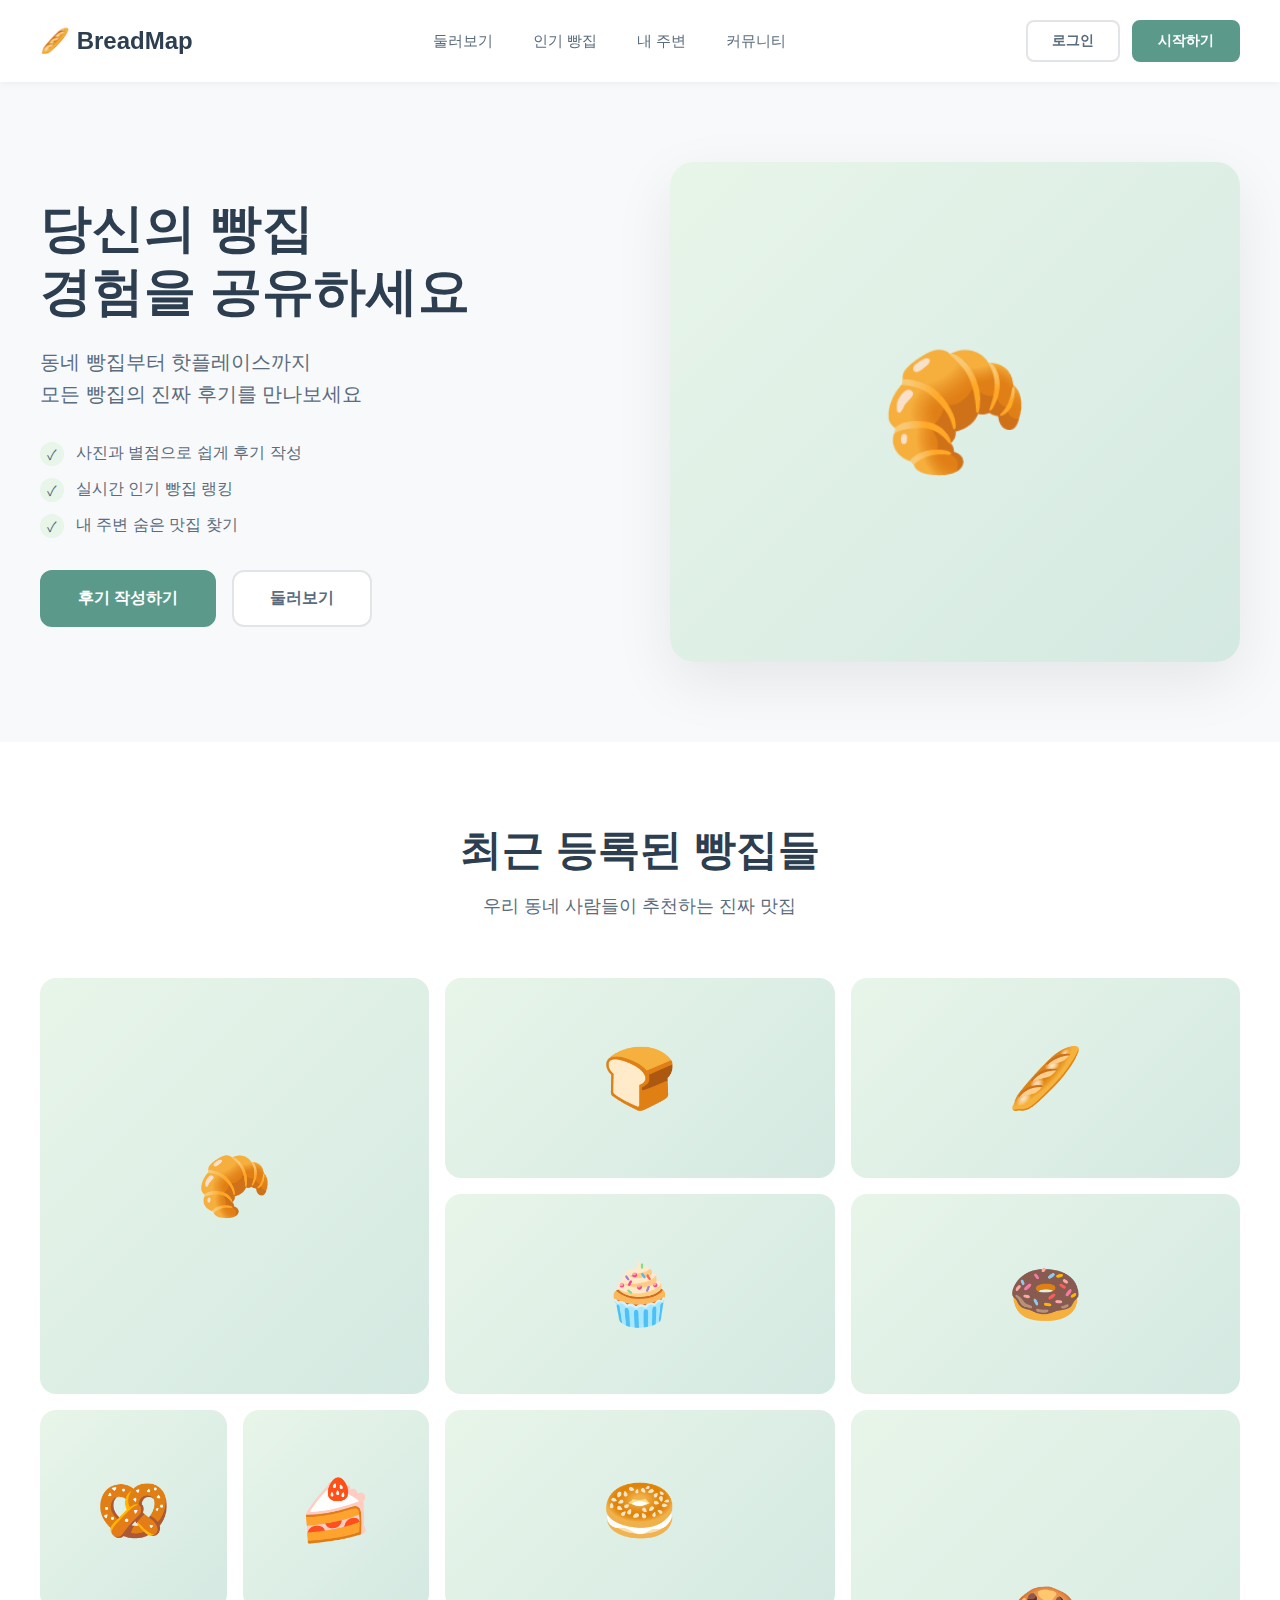
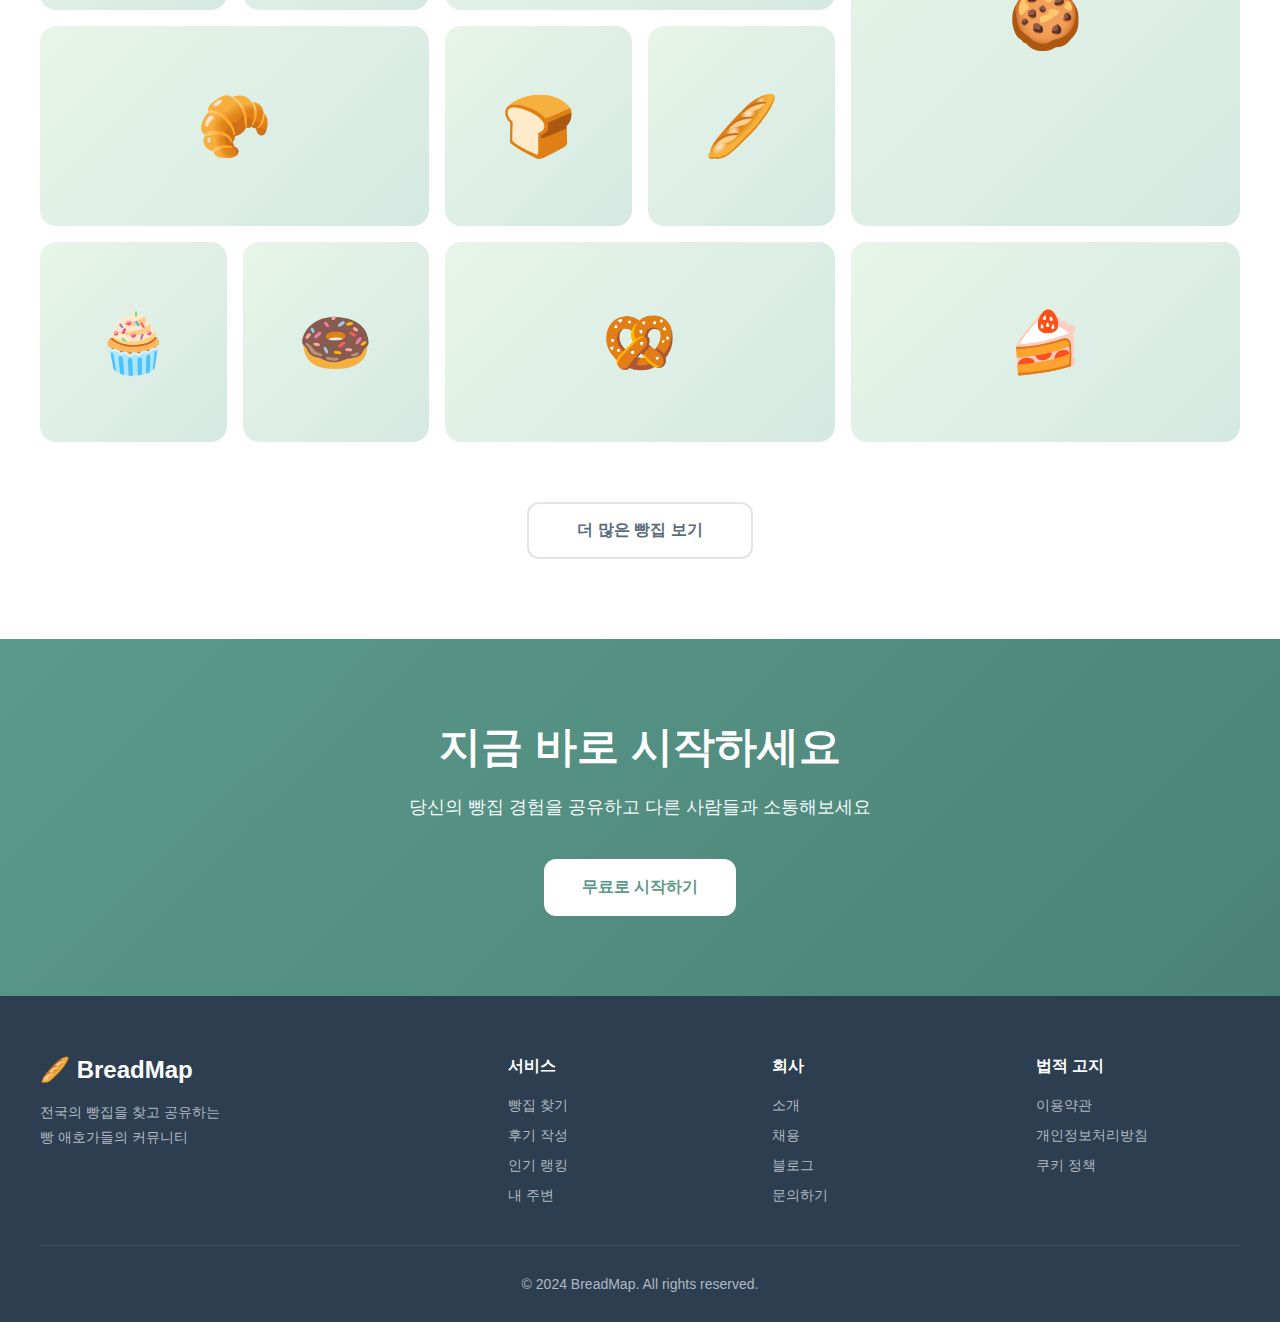
<file: index2.html>
<!DOCTYPE html>
<html lang="ko">
<head>
    <meta charset="UTF-8">
    <meta name="viewport" content="width=device-width, initial-scale=1.0">
    <title>빵집 리뷰 커뮤니티 - 랜딩페이지</title>
    <style>
        * {
            margin: 0;
            padding: 0;
            box-sizing: border-box;
        }

        body {
            font-family: -apple-system, BlinkMacSystemFont, 'Segoe UI', Roboto, sans-serif;
            background: #F8F9FA;
            color: #2C3E50;
        }

        /* 헤더 */
        .header {
            background: white;
            padding: 20px 40px;
            box-shadow: 0 2px 8px rgba(0,0,0,0.05);
            position: sticky;
            top: 0;
            z-index: 100;
        }

        .header-content {
            max-width: 1400px;
            margin: 0 auto;
            display: flex;
            justify-content: space-between;
            align-items: center;
        }

        .logo {
            font-size: 24px;
            font-weight: 700;
            color: #2C3E50;
            display: flex;
            align-items: center;
            gap: 8px;
        }

        .nav-menu {
            display: flex;
            gap: 40px;
            align-items: center;
        }

        .nav-item {
            color: #5A6C7D;
            text-decoration: none;
            font-size: 15px;
            font-weight: 500;
            transition: color 0.2s;
        }

        .nav-item:hover {
            color: #2C3E50;
        }

        .cta-buttons {
            display: flex;
            gap: 12px;
        }

        .btn {
            padding: 10px 24px;
            border-radius: 8px;
            font-size: 14px;
            font-weight: 600;
            cursor: pointer;
            transition: all 0.2s;
            border: none;
            text-decoration: none;
        }

        .btn-outline {
            background: white;
            border: 2px solid #E1E4E8;
            color: #5A6C7D;
        }

        .btn-outline:hover {
            border-color: #2C3E50;
            color: #2C3E50;
        }

        .btn-primary {
            background: #5B9A8B;
            color: white;
            border: 2px solid #5B9A8B;
        }

        .btn-primary:hover {
            background: #4A8277;
            border-color: #4A8277;
        }

        /* 히어로 섹션 */
        .hero {
            max-width: 1400px;
            margin: 0 auto;
            padding: 80px 40px;
            display: grid;
            grid-template-columns: 1fr 1fr;
            gap: 60px;
            align-items: center;
        }

        .hero-content h1 {
            font-size: 52px;
            line-height: 1.2;
            margin-bottom: 24px;
            color: #2C3E50;
        }

        .hero-content .subtitle {
            font-size: 20px;
            color: #5A6C7D;
            margin-bottom: 16px;
            line-height: 1.6;
        }

        .hero-features {
            display: flex;
            flex-direction: column;
            gap: 12px;
            margin: 32px 0;
        }

        .feature-item {
            display: flex;
            align-items: center;
            gap: 12px;
            color: #5A6C7D;
            font-size: 16px;
        }

        .feature-icon {
            width: 24px;
            height: 24px;
            background: #E8F5E9;
            border-radius: 50%;
            display: flex;
            align-items: center;
            justify-content: center;
            font-size: 14px;
        }

        .hero-buttons {
            display: flex;
            gap: 16px;
            margin-top: 32px;
        }

        .btn-large {
            padding: 16px 36px;
            font-size: 16px;
            border-radius: 12px;
        }

        .hero-image {
            position: relative;
            height: 500px;
            background: linear-gradient(135deg, #E8F5E9 0%, #D4E9E2 100%);
            border-radius: 24px;
            display: flex;
            align-items: center;
            justify-content: center;
            font-size: 120px;
            box-shadow: 0 20px 60px rgba(0,0,0,0.08);
        }

        /* 갤러리 섹션 */
        .gallery-section {
            background: white;
            padding: 80px 40px;
        }

        .section-header {
            max-width: 1400px;
            margin: 0 auto 60px;
            text-align: center;
        }

        .section-header h2 {
            font-size: 42px;
            margin-bottom: 16px;
            color: #2C3E50;
        }

        .section-header p {
            font-size: 18px;
            color: #5A6C7D;
        }

        .gallery-container {
            max-width: 1400px;
            margin: 0 auto;
        }

        /* 그리드 레이아웃 (첨부 이미지와 동일) */
        .gallery-grid {
            display: grid;
            grid-template-columns: repeat(6, 1fr);
            grid-template-rows: repeat(5, 200px);
            gap: 16px;
        }

        .gallery-item {
            background: #F5F5F5;
            border-radius: 16px;
            overflow: hidden;
            position: relative;
            cursor: pointer;
            transition: all 0.3s cubic-bezier(0.4, 0, 0.2, 1);
        }

        .gallery-item:hover {
            transform: translateY(-8px);
            box-shadow: 0 20px 40px rgba(0,0,0,0.15);
        }

        .gallery-item::before {
            content: '';
            position: absolute;
            top: 0;
            left: 0;
            right: 0;
            bottom: 0;
            background: linear-gradient(180deg, transparent 0%, rgba(0,0,0,0.6) 100%);
            opacity: 0;
            transition: opacity 0.3s;
        }

        .gallery-item:hover::before {
            opacity: 1;
        }

        .item-content {
            width: 100%;
            height: 100%;
            display: flex;
            align-items: center;
            justify-content: center;
            font-size: 60px;
            background: linear-gradient(135deg, #E8F5E9 0%, #D4E9E2 100%);
        }

        .item-overlay {
            position: absolute;
            bottom: 0;
            left: 0;
            right: 0;
            padding: 20px;
            color: white;
            transform: translateY(100%);
            transition: transform 0.3s;
        }

        .gallery-item:hover .item-overlay {
            transform: translateY(0);
        }

        .bakery-name {
            font-weight: 700;
            font-size: 16px;
            margin-bottom: 4px;
        }

        .bakery-rating {
            font-size: 13px;
            opacity: 0.9;
        }

        /* 그리드 아이템 배치 (첨부 이미지 레이아웃과 동일) */
        .gallery-item:nth-child(1) { grid-column: 1 / 3; grid-row: 1 / 3; }
        .gallery-item:nth-child(2) { grid-column: 3 / 5; grid-row: 1 / 2; }
        .gallery-item:nth-child(3) { grid-column: 5 / 7; grid-row: 1 / 2; }
        .gallery-item:nth-child(4) { grid-column: 3 / 5; grid-row: 2 / 3; }
        .gallery-item:nth-child(5) { grid-column: 5 / 7; grid-row: 2 / 3; }
        .gallery-item:nth-child(6) { grid-column: 1 / 2; grid-row: 3 / 4; }
        .gallery-item:nth-child(7) { grid-column: 2 / 3; grid-row: 3 / 4; }
        .gallery-item:nth-child(8) { grid-column: 3 / 5; grid-row: 3 / 4; }
        .gallery-item:nth-child(9) { grid-column: 5 / 7; grid-row: 3 / 5; }
        .gallery-item:nth-child(10) { grid-column: 1 / 3; grid-row: 4 / 5; }
        .gallery-item:nth-child(11) { grid-column: 3 / 4; grid-row: 4 / 5; }
        .gallery-item:nth-child(12) { grid-column: 4 / 5; grid-row: 4 / 5; }
        .gallery-item:nth-child(13) { grid-column: 1 / 2; grid-row: 5 / 6; }
        .gallery-item:nth-child(14) { grid-column: 2 / 3; grid-row: 5 / 6; }
        .gallery-item:nth-child(15) { grid-column: 3 / 5; grid-row: 5 / 6; }
        .gallery-item:nth-child(16) { grid-column: 5 / 7; grid-row: 5 / 6; }

        /* 더보기 버튼 */
        .view-more {
            text-align: center;
            margin-top: 60px;
        }

        .btn-view-more {
            padding: 16px 48px;
            background: white;
            border: 2px solid #E1E4E8;
            color: #5A6C7D;
            border-radius: 12px;
            font-size: 16px;
            font-weight: 600;
            cursor: pointer;
            transition: all 0.2s;
        }

        .btn-view-more:hover {
            border-color: #5B9A8B;
            color: #5B9A8B;
        }

        /* CTA 섹션 */
        .cta-section {
            background: linear-gradient(135deg, #5B9A8B 0%, #4A8277 100%);
            padding: 80px 40px;
            text-align: center;
            color: white;
        }

        .cta-content {
            max-width: 800px;
            margin: 0 auto;
        }

        .cta-content h2 {
            font-size: 42px;
            margin-bottom: 20px;
        }

        .cta-content p {
            font-size: 18px;
            margin-bottom: 40px;
            opacity: 0.95;
        }

        .btn-white {
            background: white;
            color: #5B9A8B;
            border: 2px solid white;
        }

        .btn-white:hover {
            background: transparent;
            color: white;
        }

        /* 푸터 */
        .footer {
            background: #2C3E50;
            color: #B0B8C1;
            padding: 60px 40px 30px;
        }

        .footer-content {
            max-width: 1400px;
            margin: 0 auto;
            display: grid;
            grid-template-columns: 2fr 1fr 1fr 1fr;
            gap: 60px;
            margin-bottom: 40px;
        }

        .footer-brand h3 {
            color: white;
            font-size: 24px;
            margin-bottom: 16px;
        }

        .footer-brand p {
            font-size: 14px;
            line-height: 1.8;
        }

        .footer-section h4 {
            color: white;
            font-size: 16px;
            margin-bottom: 20px;
        }

        .footer-links {
            display: flex;
            flex-direction: column;
            gap: 12px;
        }

        .footer-link {
            color: #B0B8C1;
            text-decoration: none;
            font-size: 14px;
            transition: color 0.2s;
        }

        .footer-link:hover {
            color: white;
        }

        .footer-bottom {
            max-width: 1400px;
            margin: 0 auto;
            padding-top: 30px;
            border-top: 1px solid rgba(255,255,255,0.1);
            text-align: center;
            font-size: 14px;
        }

        /* 반응형 */
        @media (max-width: 1200px) {
            .hero {
                grid-template-columns: 1fr;
                gap: 40px;
            }

            .hero-image {
                height: 400px;
            }

            .gallery-grid {
                grid-template-columns: repeat(4, 1fr);
                grid-template-rows: repeat(6, 180px);
            }

            .gallery-item:nth-child(1) { grid-column: 1 / 3; grid-row: 1 / 3; }
            .gallery-item:nth-child(2) { grid-column: 3 / 5; grid-row: 1 / 2; }
            .gallery-item:nth-child(3) { grid-column: 3 / 5; grid-row: 2 / 3; }
            .gallery-item:nth-child(4) { grid-column: 1 / 2; grid-row: 3 / 4; }
            .gallery-item:nth-child(5) { grid-column: 2 / 3; grid-row: 3 / 4; }
            .gallery-item:nth-child(6) { grid-column: 3 / 5; grid-row: 3 / 4; }
            .gallery-item:nth-child(7) { grid-column: 1 / 3; grid-row: 4 / 5; }
            .gallery-item:nth-child(8) { grid-column: 3 / 5; grid-row: 4 / 6; }
            .gallery-item:nth-child(9) { grid-column: 1 / 2; grid-row: 5 / 6; }
            .gallery-item:nth-child(10) { grid-column: 2 / 3; grid-row: 5 / 6; }
            .gallery-item:nth-child(11) { grid-column: 1 / 3; grid-row: 6 / 7; }
            .gallery-item:nth-child(12) { grid-column: 3 / 5; grid-row: 6 / 7; }
        }

        @media (max-width: 768px) {
            .header {
                padding: 16px 20px;
            }

            .nav-menu {
                display: none;
            }

            .hero {
                padding: 40px 20px;
            }

            .hero-content h1 {
                font-size: 36px;
            }

            .gallery-section {
                padding: 60px 20px;
            }

            .gallery-grid {
                grid-template-columns: repeat(2, 1fr);
                grid-template-rows: auto;
                gap: 12px;
            }

            .gallery-item {
                grid-column: auto !important;
                grid-row: auto !important;
                height: 200px;
            }

            .footer-content {
                grid-template-columns: 1fr;
                gap: 40px;
            }
        }

        /* 애니메이션 */
        @keyframes fadeInUp {
            from {
                opacity: 0;
                transform: translateY(30px);
            }
            to {
                opacity: 1;
                transform: translateY(0);
            }
        }

        .gallery-item {
            animation: fadeInUp 0.6s ease-out;
            animation-fill-mode: both;
        }

        .gallery-item:nth-child(1) { animation-delay: 0.05s; }
        .gallery-item:nth-child(2) { animation-delay: 0.1s; }
        .gallery-item:nth-child(3) { animation-delay: 0.15s; }
        .gallery-item:nth-child(4) { animation-delay: 0.2s; }
        .gallery-item:nth-child(5) { animation-delay: 0.25s; }
        .gallery-item:nth-child(6) { animation-delay: 0.3s; }
        .gallery-item:nth-child(7) { animation-delay: 0.35s; }
        .gallery-item:nth-child(8) { animation-delay: 0.4s; }
        .gallery-item:nth-child(9) { animation-delay: 0.45s; }
        .gallery-item:nth-child(10) { animation-delay: 0.5s; }
        .gallery-item:nth-child(11) { animation-delay: 0.55s; }
        .gallery-item:nth-child(12) { animation-delay: 0.6s; }
    </style>
</head>
<body>
    <!-- 헤더 -->
    <header class="header">
        <div class="header-content">
            <div class="logo">🥖 BreadMap</div>
            <nav class="nav-menu">
                <a href="#" class="nav-item">둘러보기</a>
                <a href="#" class="nav-item">인기 빵집</a>
                <a href="#" class="nav-item">내 주변</a>
                <a href="#" class="nav-item">커뮤니티</a>
            </nav>
            <div class="cta-buttons">
                <button class="btn btn-outline">로그인</button>
                <button class="btn btn-primary">시작하기</button>
            </div>
        </div>
    </header>

    <!-- 히어로 섹션 -->
    <section class="hero">
        <div class="hero-content">
            <h1>당신의 빵집<br>경험을 공유하세요</h1>
            <p class="subtitle">동네 빵집부터 핫플레이스까지<br>모든 빵집의 진짜 후기를 만나보세요</p>
            
            <div class="hero-features">
                <div class="feature-item">
                    <div class="feature-icon">✓</div>
                    <span>사진과 별점으로 쉽게 후기 작성</span>
                </div>
                <div class="feature-item">
                    <div class="feature-icon">✓</div>
                    <span>실시간 인기 빵집 랭킹</span>
                </div>
                <div class="feature-item">
                    <div class="feature-icon">✓</div>
                    <span>내 주변 숨은 맛집 찾기</span>
                </div>
            </div>

            <div class="hero-buttons">
                <button class="btn btn-primary btn-large">후기 작성하기</button>
                <button class="btn btn-outline btn-large">둘러보기</button>
            </div>
        </div>

        <div class="hero-image">
            🥐
        </div>
    </section>

    <!-- 갤러리 섹션 -->
    <section class="gallery-section">
        <div class="section-header">
            <h2>최근 등록된 빵집들</h2>
            <p>우리 동네 사람들이 추천하는 진짜 맛집</p>
        </div>

        <div class="gallery-container">
            <div class="gallery-grid">
                <!-- 갤러리 아이템 1 (큰 카드) -->
                <div class="gallery-item">
                    <div class="item-content">🥐</div>
                    <div class="item-overlay">
                        <div class="bakery-name">성수동 크루아상</div>
                        <div class="bakery-rating">⭐ 4.9 • 성수동</div>
                    </div>
                </div>

                <!-- 갤러리 아이템 2 -->
                <div class="gallery-item">
                    <div class="item-content">🍞</div>
                    <div class="item-overlay">
                        <div class="bakery-name">어반 브레드</div>
                        <div class="bakery-rating">⭐ 4.7 • 연남동</div>
                    </div>
                </div>

                <!-- 갤러리 아이템 3 -->
                <div class="gallery-item">
                    <div class="item-content">🥖</div>
                    <div class="item-overlay">
                        <div class="bakery-name">라 바게트</div>
                        <div class="bakery-rating">⭐ 5.0 • 강남</div>
                    </div>
                </div>

                <!-- 갤러리 아이템 4 -->
                <div class="gallery-item">
                    <div class="item-content">🧁</div>
                    <div class="item-overlay">
                        <div class="bakery-name">스위트 모먼트</div>
                        <div class="bakery-rating">⭐ 4.6 • 홍대</div>
                    </div>
                </div>

                <!-- 갤러리 아이템 5 -->
                <div class="gallery-item">
                    <div class="item-content">🍩</div>
                    <div class="item-overlay">
                        <div class="bakery-name">도넛 팩토리</div>
                        <div class="bakery-rating">⭐ 4.8 • 신촌</div>
                    </div>
                </div>

                <!-- 갤러리 아이템 6 -->
                <div class="gallery-item">
                    <div class="item-content">🥨</div>
                    <div class="item-overlay">
                        <div class="bakery-name">베이글 브라더스</div>
                        <div class="bakery-rating">⭐ 4.5 • 이태원</div>
                    </div>
                </div>

                <!-- 갤러리 아이템 7 -->
                <div class="gallery-item">
                    <div class="item-content">🍰</div>
                    <div class="item-overlay">
                        <div class="bakery-name">케이크 하우스</div>
                        <div class="bakery-rating">⭐ 4.9 • 압구정</div>
                    </div>
                </div>

                <!-- 갤러리 아이템 8 -->
                <div class="gallery-item">
                    <div class="item-content">🥯</div>
                    <div class="item-overlay">
                        <div class="bakery-name">모닝 베이글</div>
                        <div class="bakery-rating">⭐ 4.7 • 합정</div>
                    </div>
                </div>

                <!-- 갤러리 아이템 9 (큰 카드) -->
                <div class="gallery-item">
                    <div class="item-content">🍪</div>
                    <div class="item-overlay">
                        <div class="bakery-name">쿠키 스튜디오</div>
                        <div class="bakery-rating">⭐ 4.8 • 망원</div>
                    </div>
                </div>

                <!-- 갤러리 아이템 10 -->
                <div class="gallery-item">
                    <div class="item-content">🥐</div>
                    <div class="item-overlay">
                        <div class="bakery-name">페이스트리 랩</div>
                        <div class="bakery-rating">⭐ 4.6 • 서촌</div>
                    </div>
                </div>

                <!-- 갤러리 아이템 11 -->
                <div class="gallery-item">
                    <div class="item-content">🍞</div>
                    <div class="item-overlay">
                        <div class="bakery-name">빵긋베이커리</div>
                        <div class="bakery-rating">⭐ 4.9 • 을지로</div>
                    </div>
                </div>

                <!-- 갤러리 아이템 12 -->
                <div class="gallery-item">
                    <div class="item-content">🥖</div>
                    <div class="item-overlay">
                        <div class="bakery-name">브레드 가든</div>
                        <div class="bakery-rating">⭐ 4.7 • 한남</div>
                    </div>
                </div>

                <!-- 갤러리 아이템 13 -->
                <div class="gallery-item">
                    <div class="item-content">🧁</div>
                    <div class="item-overlay">
                        <div class="bakery-name">컵케이크 카페</div>
                        <div class="bakery-rating">⭐ 4.5 • 명동</div>
                    </div>
                </div>

                <!-- 갤러리 아이템 14 -->
                <div class="gallery-item">
                    <div class="item-content">🍩</div>
                    <div class="item-overlay">
                        <div class="bakery-name">도넛 컴퍼니</div>
                        <div class="bakery-rating">⭐ 4.8 • 건대</div>
                    </div>
                </div>

                <!-- 갤러리 아이템 15 -->
                <div class="gallery-item">
                    <div class="item-content">🥨</div>
                    <div class="item-overlay">
                        <div class="bakery-name">프레첼 스토리</div>
                        <div class="bakery-rating">⭐ 4.6 • 잠실</div>
                    </div>
                </div>

                <!-- 갤러리 아이템 16 -->
                <div class="gallery-item">
                    <div class="item-content">🍰</div>
                    <div class="item-overlay">
                        <div class="bakery-name">디저트 플레이스</div>
                        <div class="bakery-rating">⭐ 4.9 • 청담</div>
                    </div>
                </div>
            </div>

            <div class="view-more">
                <button class="btn-view-more">더 많은 빵집 보기</button>
            </div>
        </div>
    </section>

    <!-- CTA 섹션 -->
    <section class="cta-section">
        <div class="cta-content">
            <h2>지금 바로 시작하세요</h2>
            <p>당신의 빵집 경험을 공유하고 다른 사람들과 소통해보세요</p>
            <button class="btn btn-white btn-large">무료로 시작하기</button>
        </div>
    </section>

    <!-- 푸터 -->
    <footer class="footer">
        <div class="footer-content">
            <div class="footer-brand">
                <h3>🥖 BreadMap</h3>
                <p>전국의 빵집을 찾고 공유하는<br>빵 애호가들의 커뮤니티</p>
            </div>
            
            <div class="footer-section">
                <h4>서비스</h4>
                <div class="footer-links">
                    <a href="#" class="footer-link">빵집 찾기</a>
                    <a href="#" class="footer-link">후기 작성</a>
                    <a href="#" class="footer-link">인기 랭킹</a>
                    <a href="#" class="footer-link">내 주변</a>
                </div>
            </div>

            <div class="footer-section">
                <h4>회사</h4>
                <div class="footer-links">
                    <a href="#" class="footer-link">소개</a>
                    <a href="#" class="footer-link">채용</a>
                    <a href="#" class="footer-link">블로그</a>
                    <a href="#" class="footer-link">문의하기</a>
                </div>
            </div>

            <div class="footer-section">
                <h4>법적 고지</h4>
                <div class="footer-links">
                    <a href="#" class="footer-link">이용약관</a>
                    <a href="#" class="footer-link">개인정보처리방침</a>
                    <a href="#" class="footer-link">쿠키 정책</a>
                </div>
            </div>
        </div>

        <div class="footer-bottom">
            <p>© 2024 BreadMap. All rights reserved.</p>
        </div>
    </footer>

    <script>
        // 갤러리 아이템 클릭 이벤트
        document.querySelectorAll('.gallery-item').forEach(item => {
            item.addEventListener('click', function() {
                alert('빵집 상세 페이지로 이동합니다!');
            });
        });

        // 부드러운 스크롤
        document.querySelectorAll('a[href^="#"]').forEach(anchor => {
            anchor.addEventListener('click', function (e) {
                e.preventDefault();
                const target = document.querySelector(this.getAttribute('href'));
                if (target) {
                    target.scrollIntoView({
                        behavior: 'smooth'
                    });
                }
            });
        });

        // 스크롤 애니메이션
        const observerOptions = {
            threshold: 0.1,
            rootMargin: '0px 0px -100px 0px'
        };

        const observer = new IntersectionObserver(function(entries) {
            entries.forEach(entry => {
                if (entry.isIntersecting) {
                    entry.target.style.opacity = '1';
                    entry.target.style.transform = 'translateY(0)';
                }
            });
        }, observerOptions);

        document.querySelectorAll('.gallery-item').forEach(item => {
            observer.observe(item);
        });
</file>
